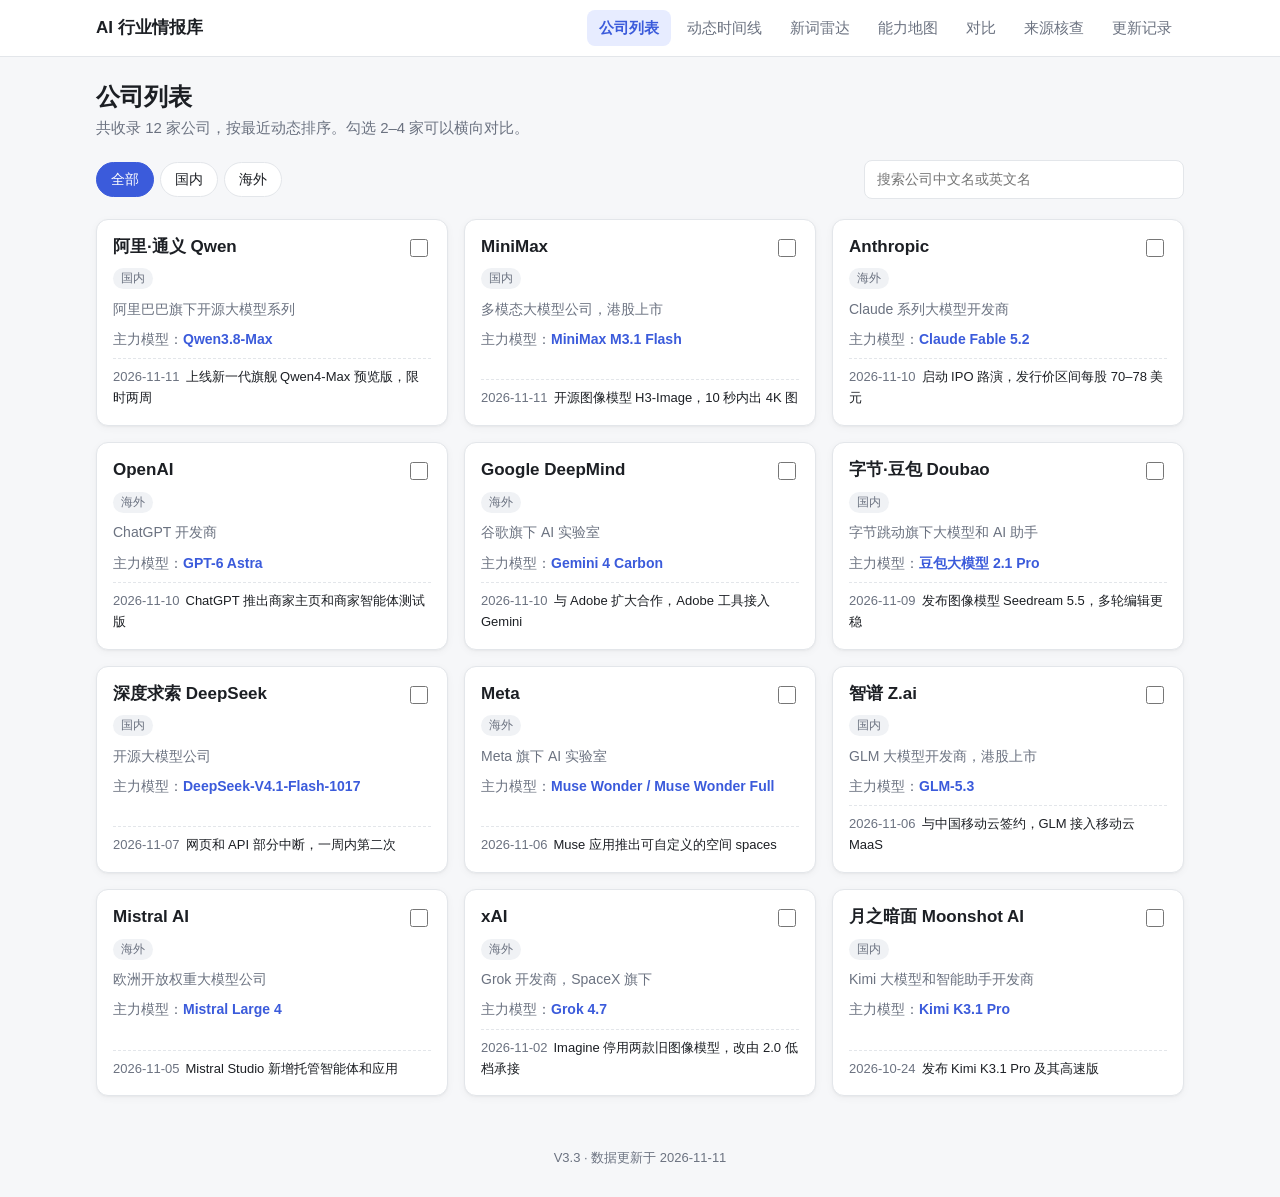
<file: index.html>
<!doctype html>
<html lang="zh-CN">
<head>
  <meta charset="utf-8">
  <meta name="viewport" content="width=device-width, initial-scale=1">
  <title>AI 行业情报库</title>
  <!-- 入口页：出新版本时只改这里的文件夹名，对外链接不变 -->
  <meta http-equiv="refresh" content="0; url=AI行业情报库-网页-V3.3/">
  <script>location.replace('AI行业情报库-网页-V3.3/' + location.hash);</script>
</head>
<body>
  <p>正在打开 <a href="AI行业情报库-网页-V3.3/">AI 行业情报库</a>……</p>
</body>
</html>
</file>
